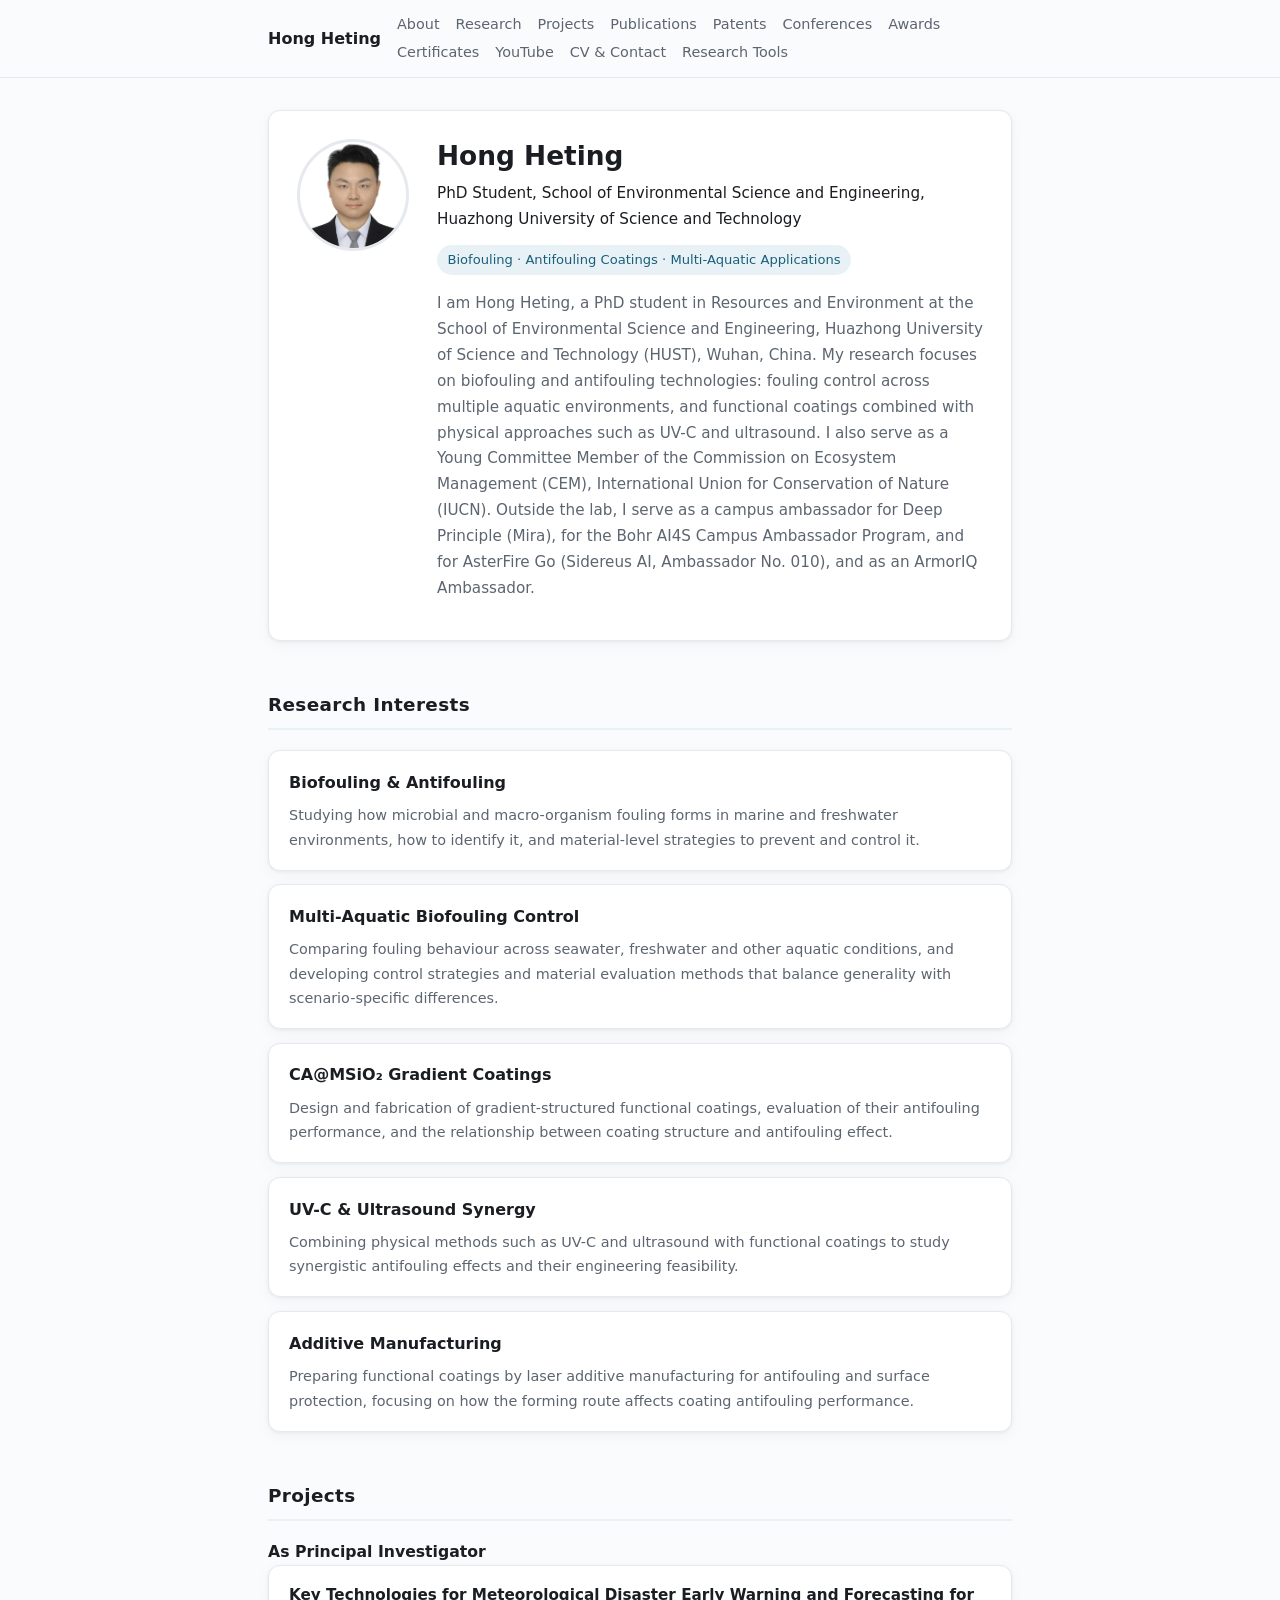
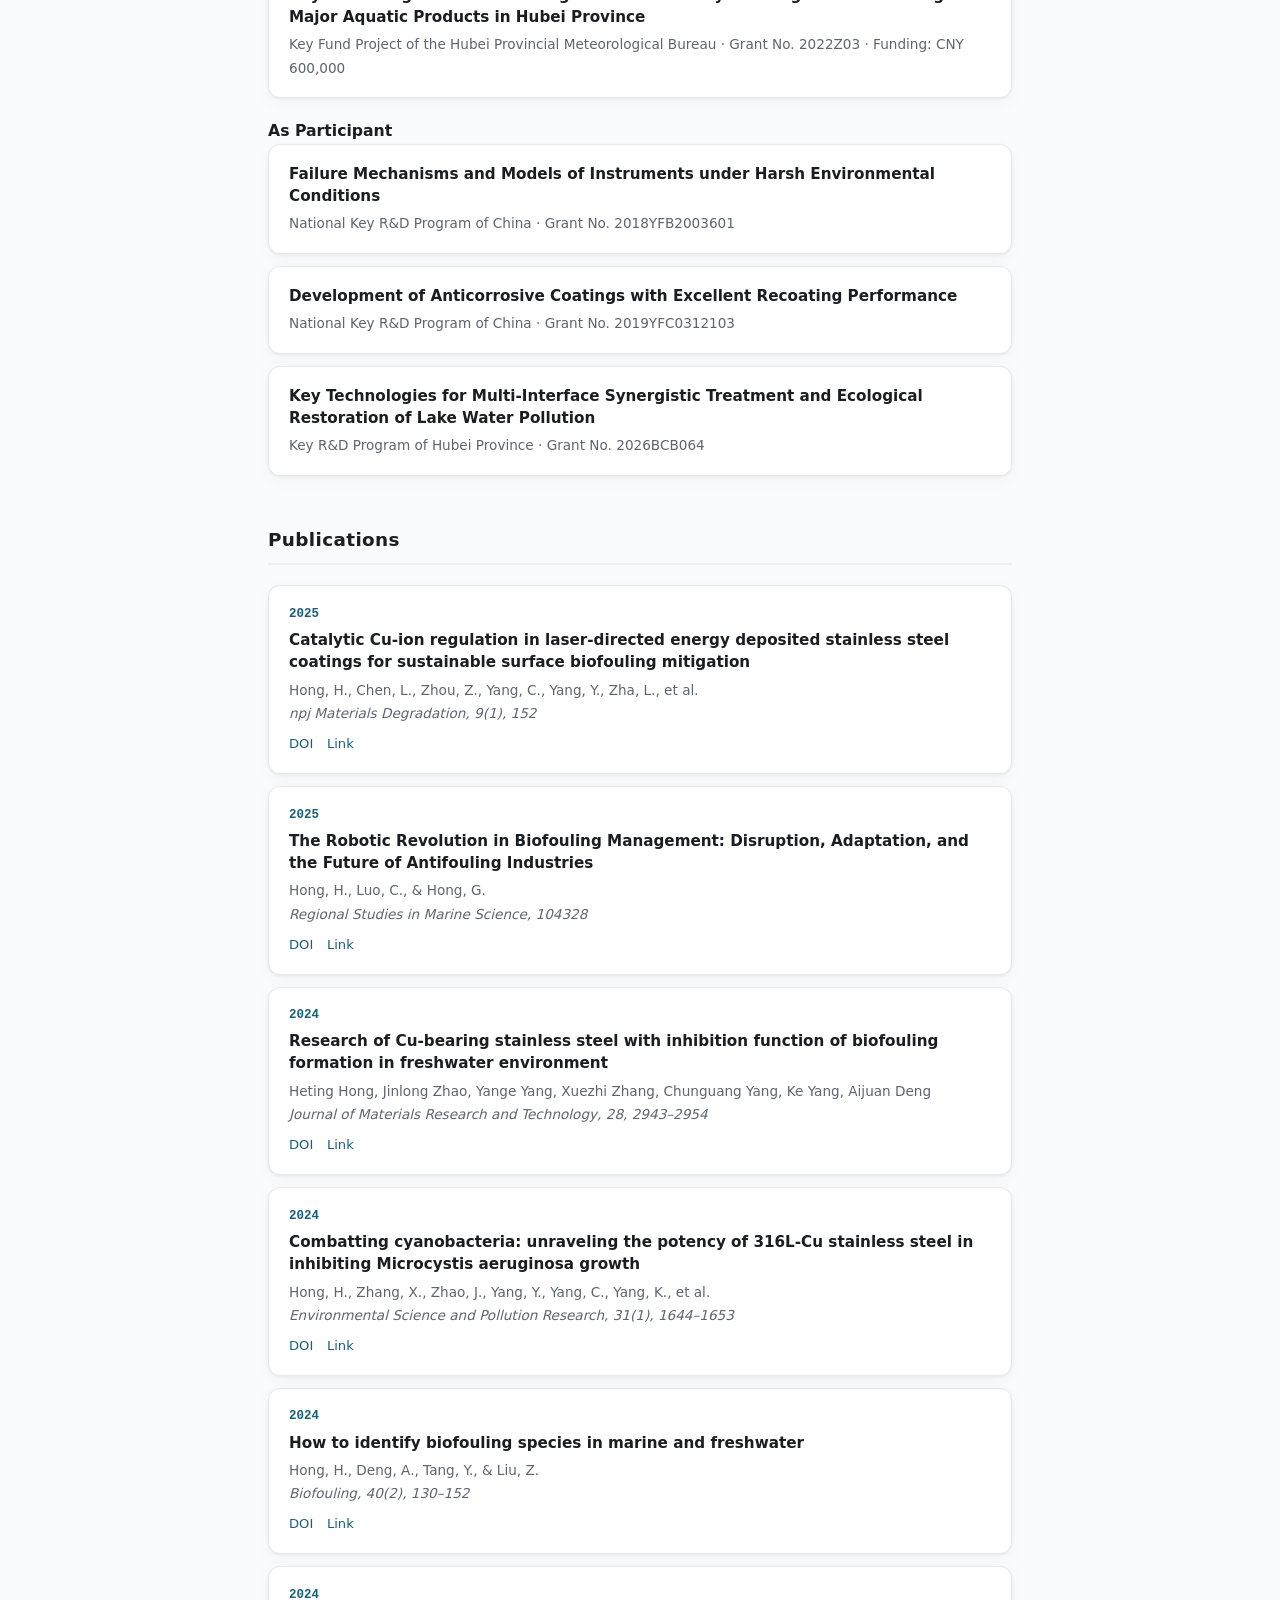
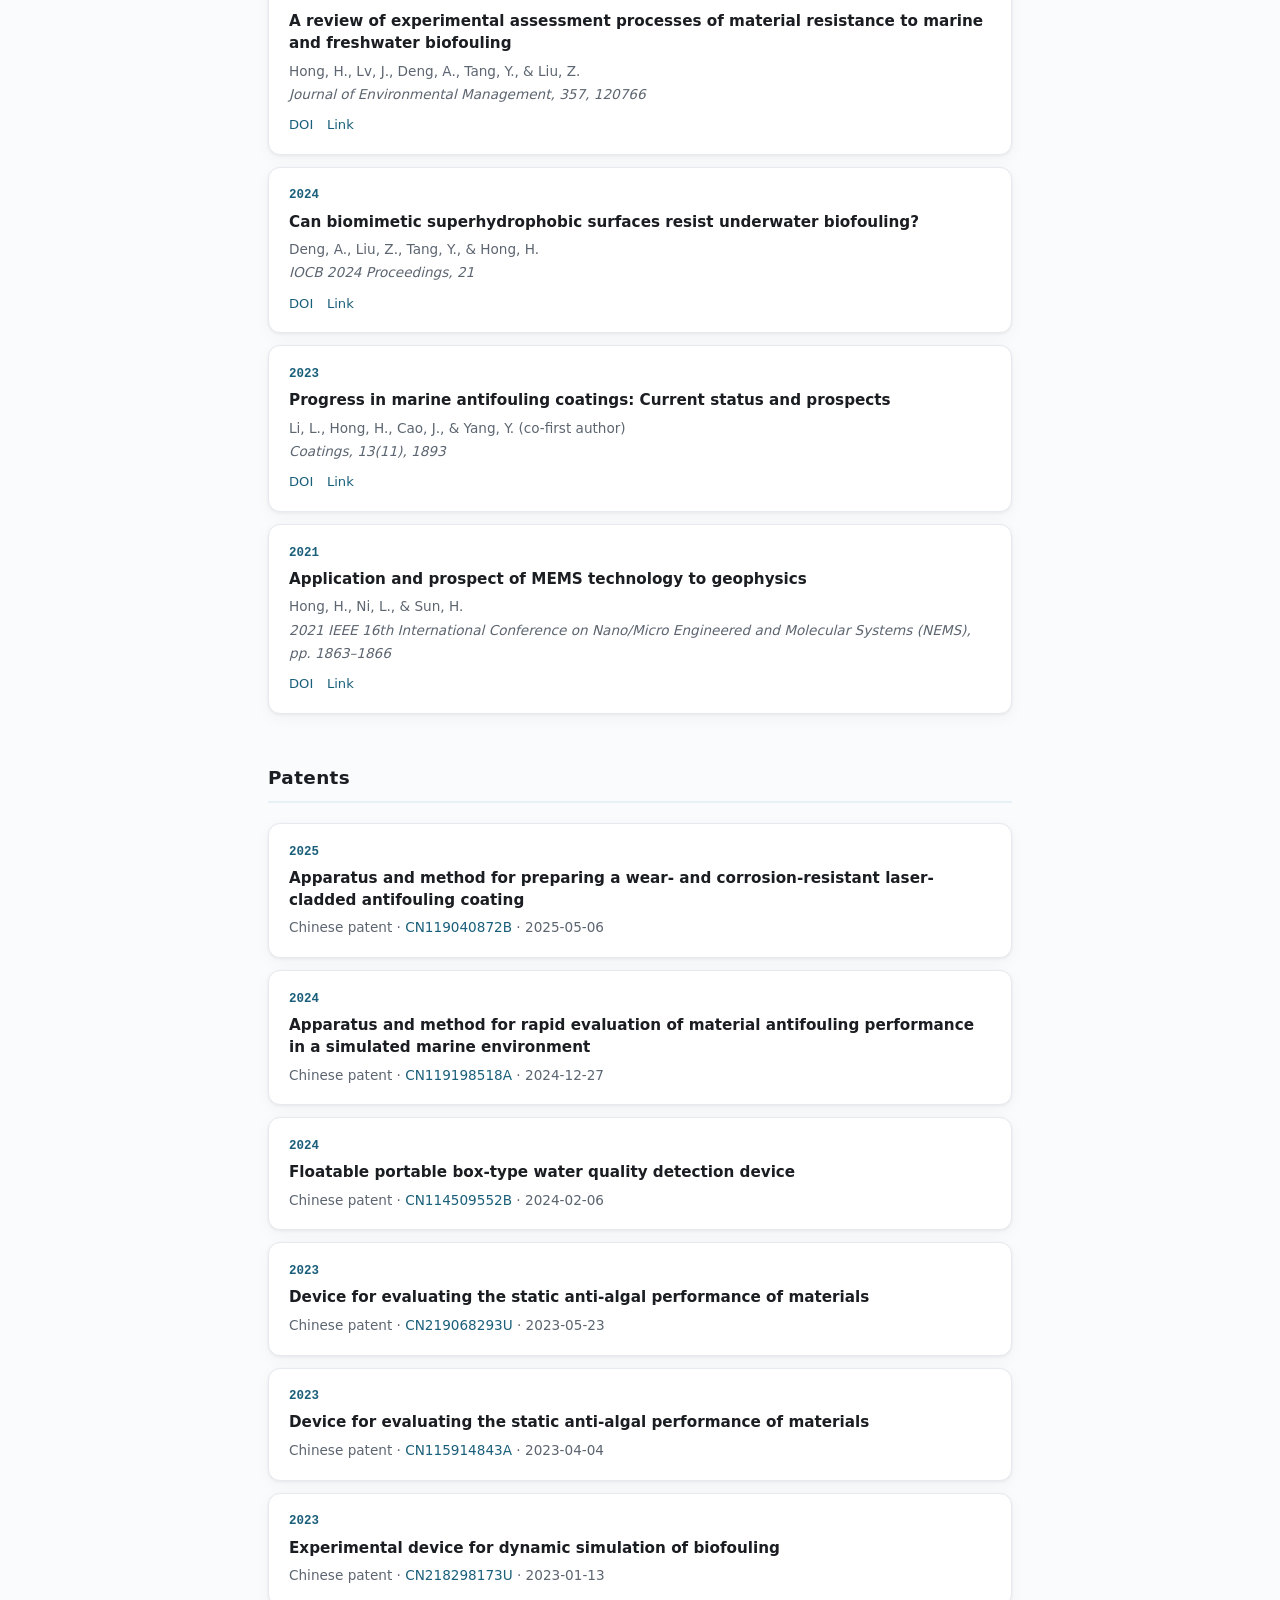
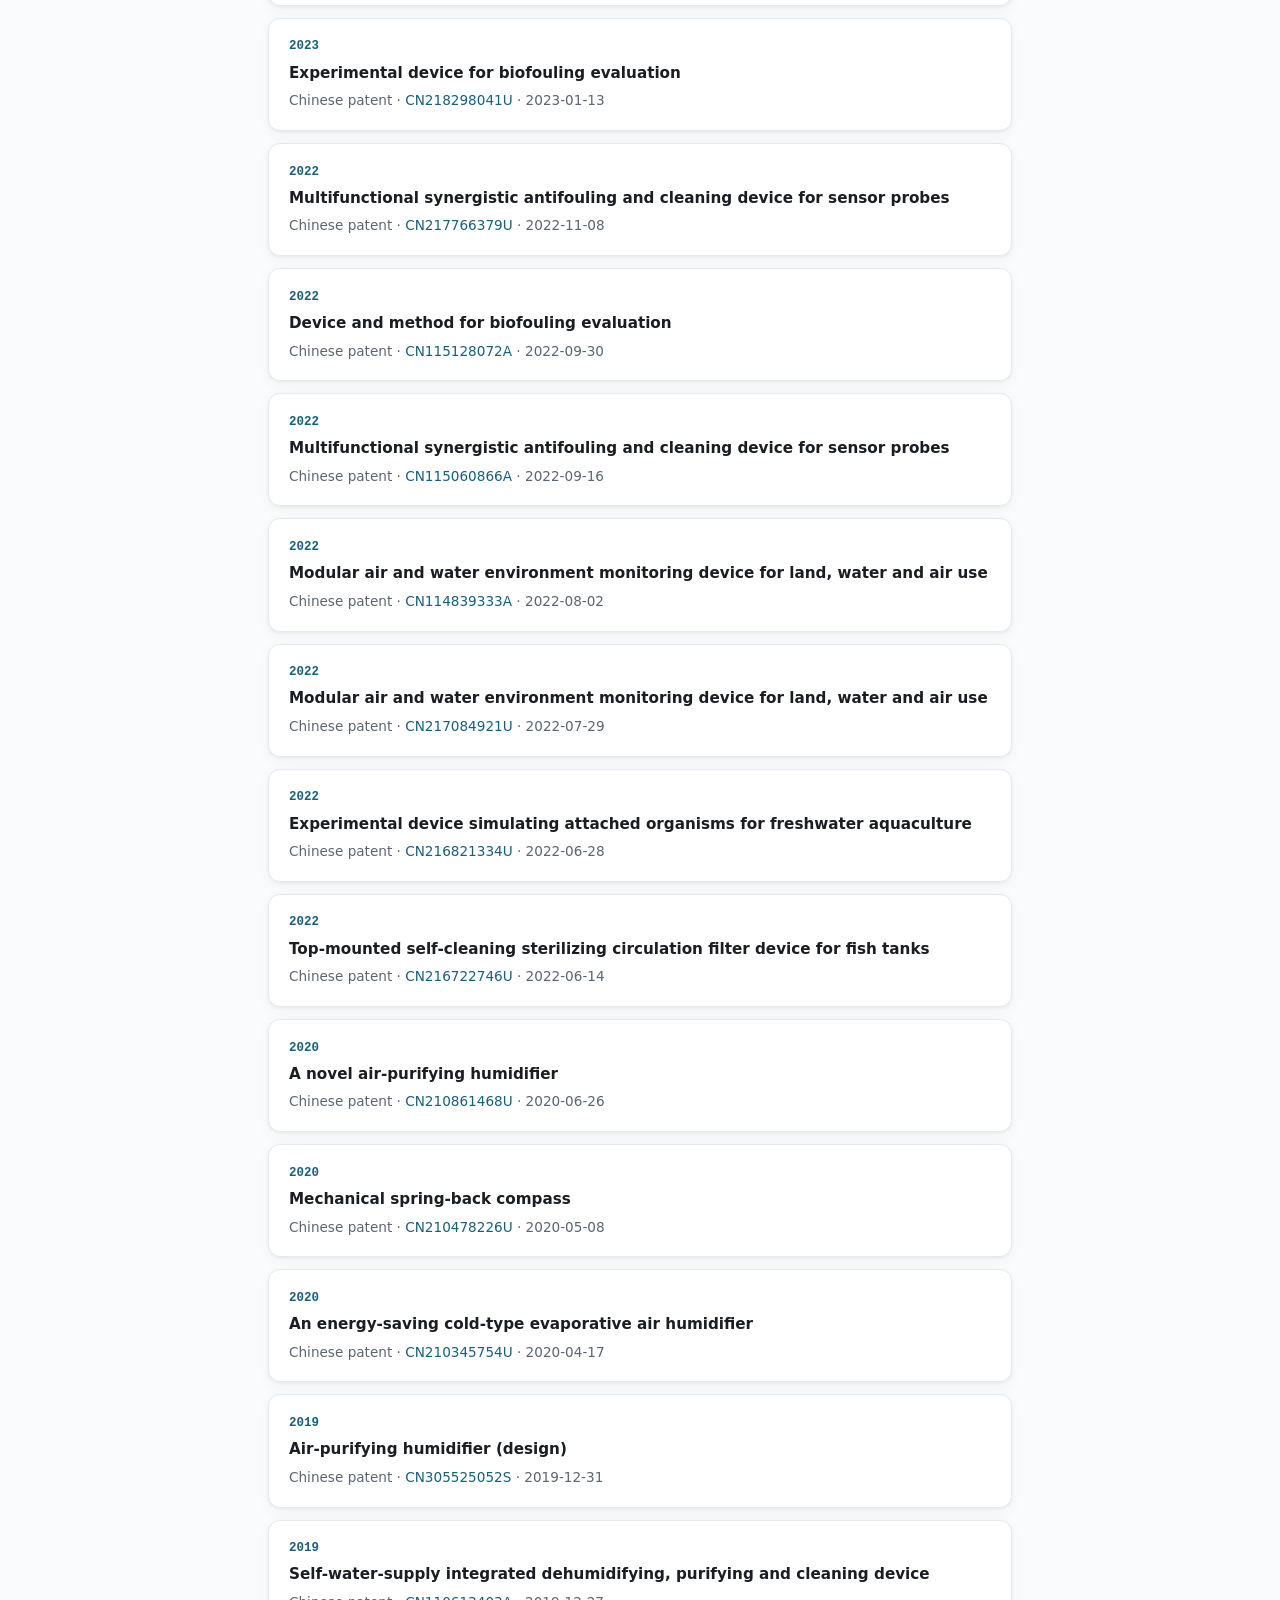
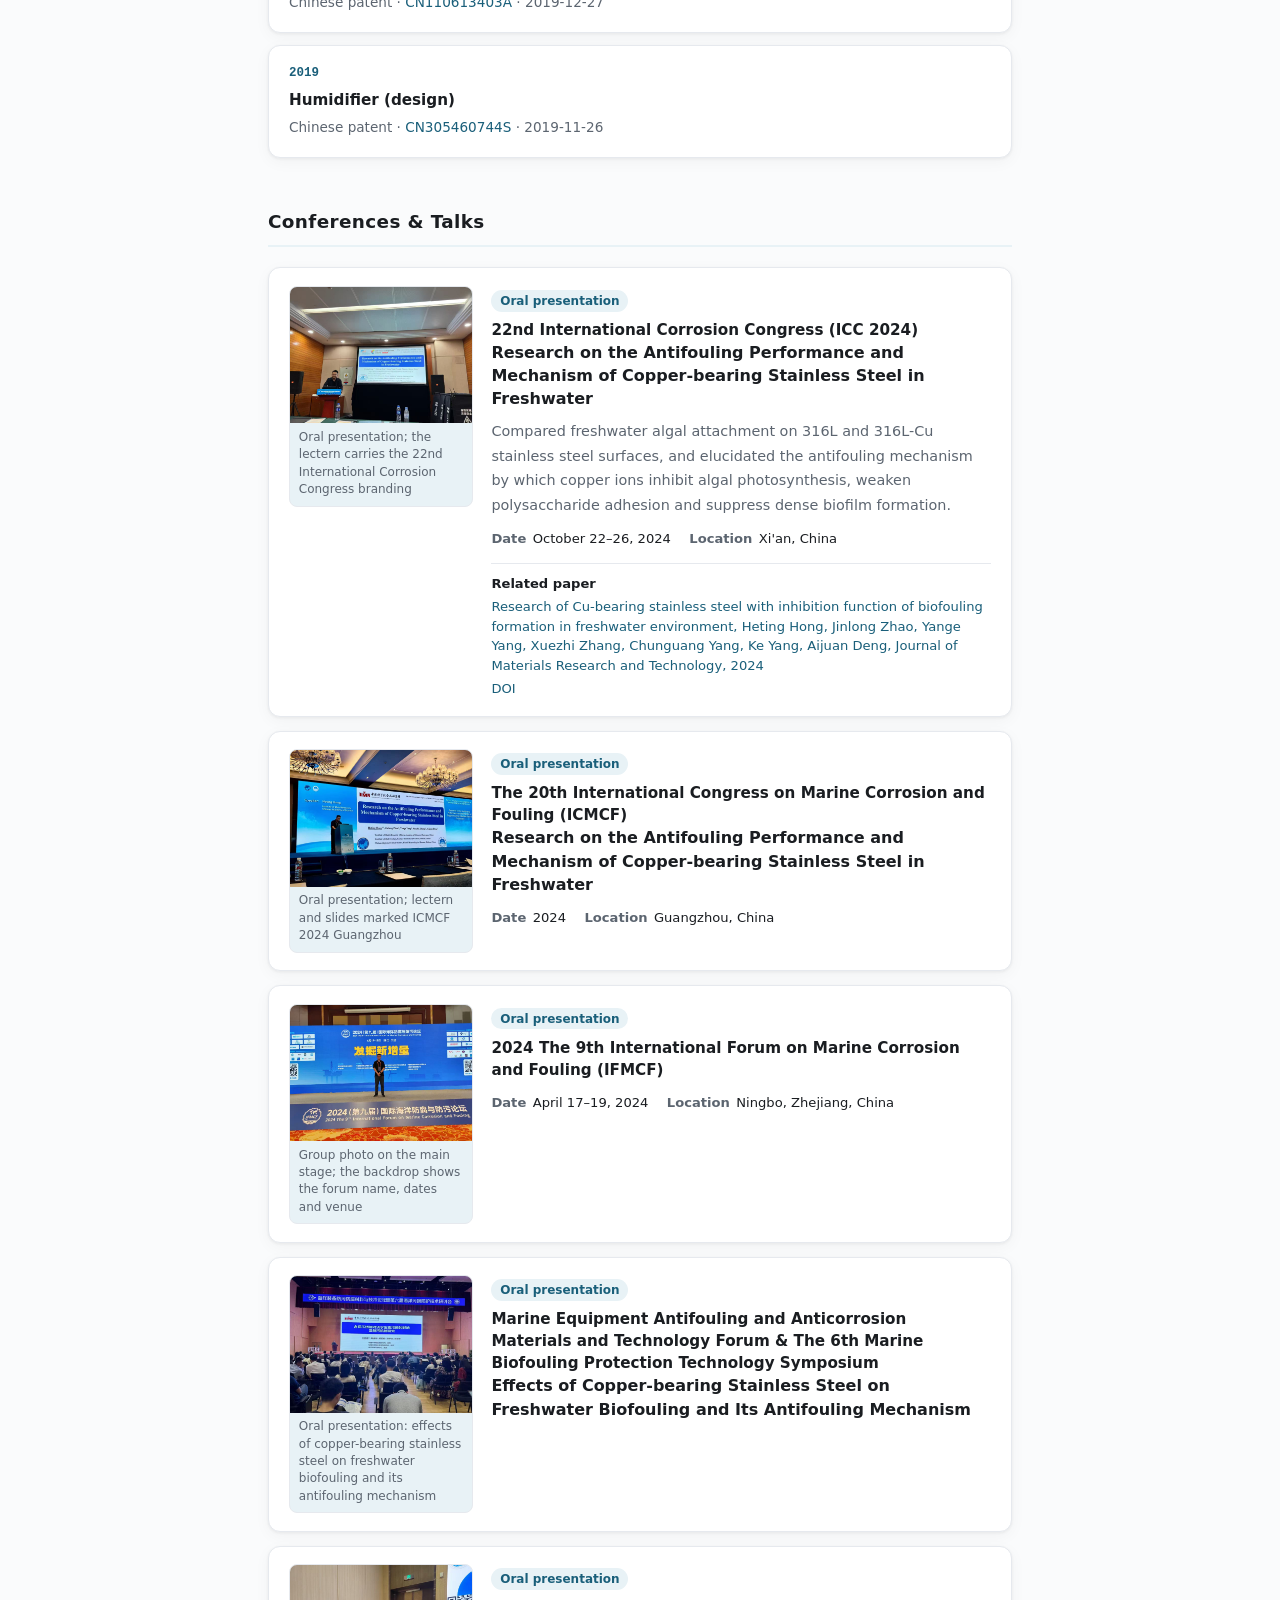
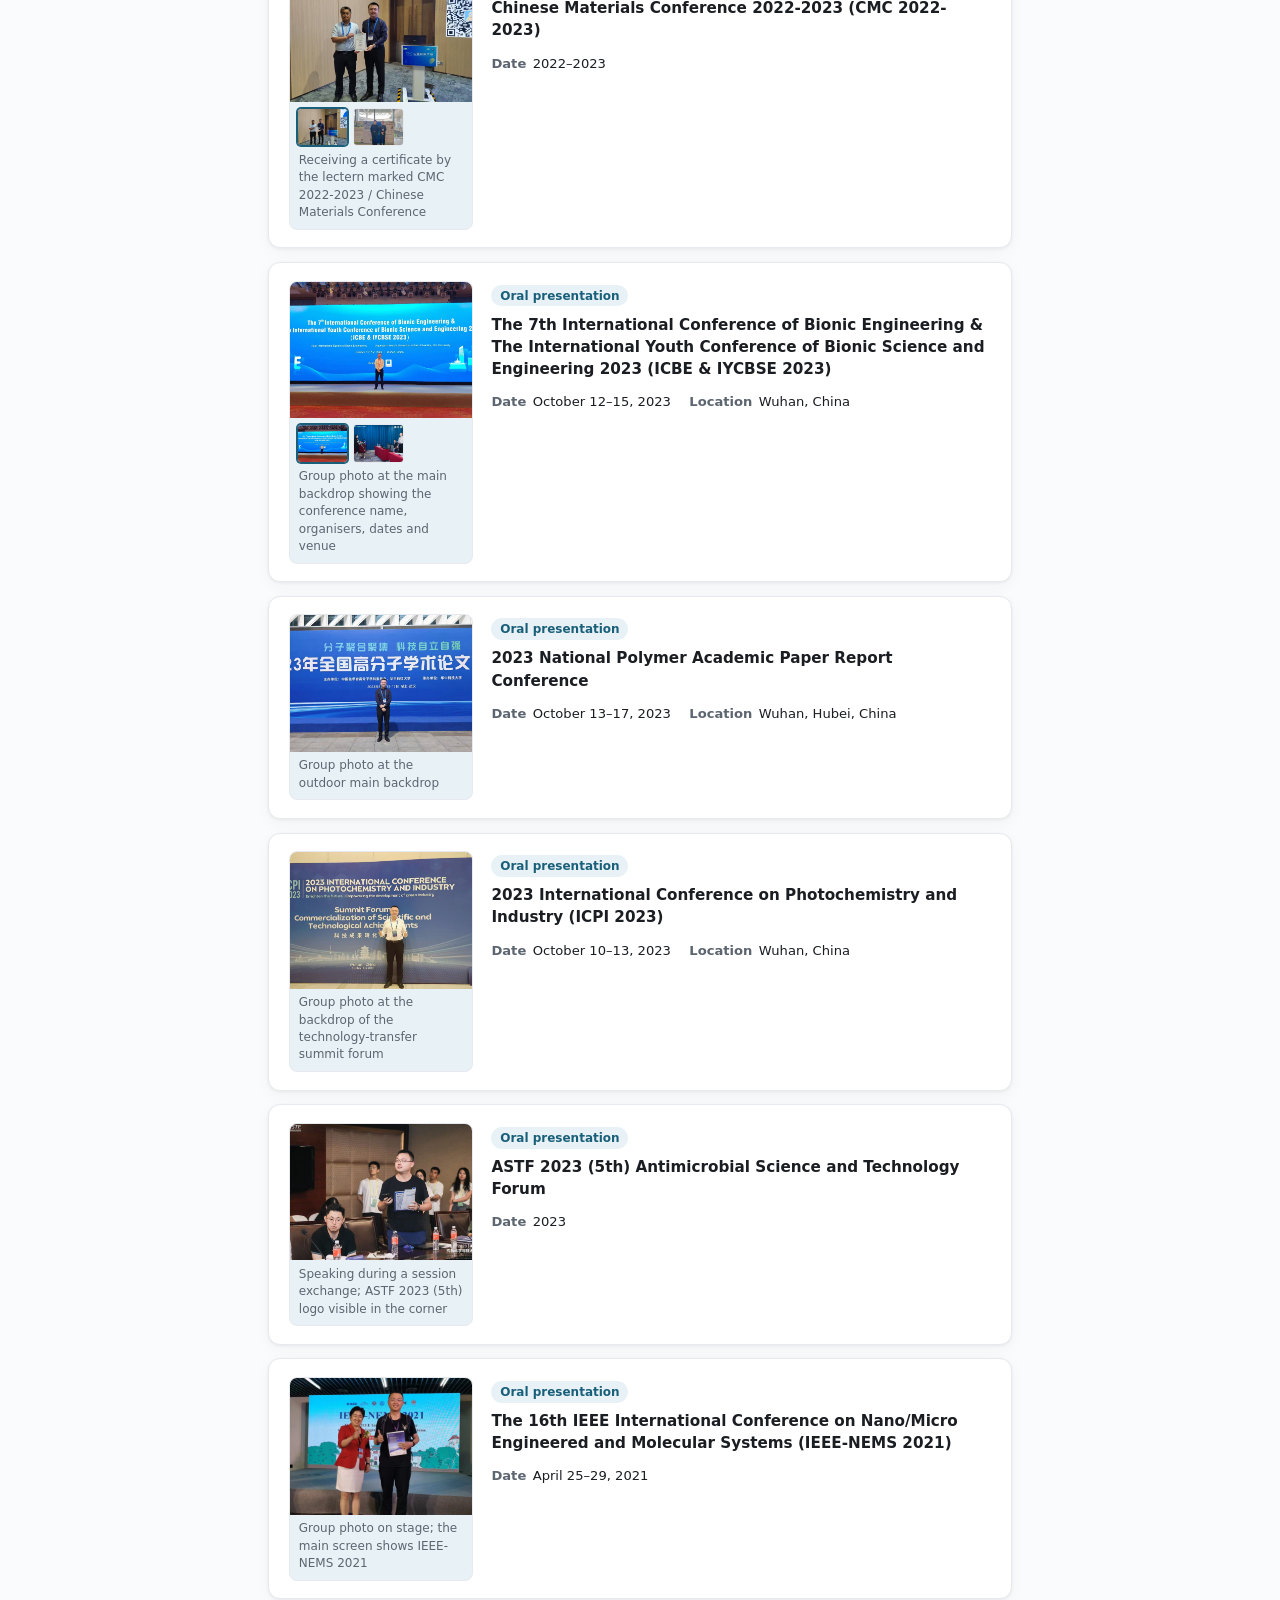
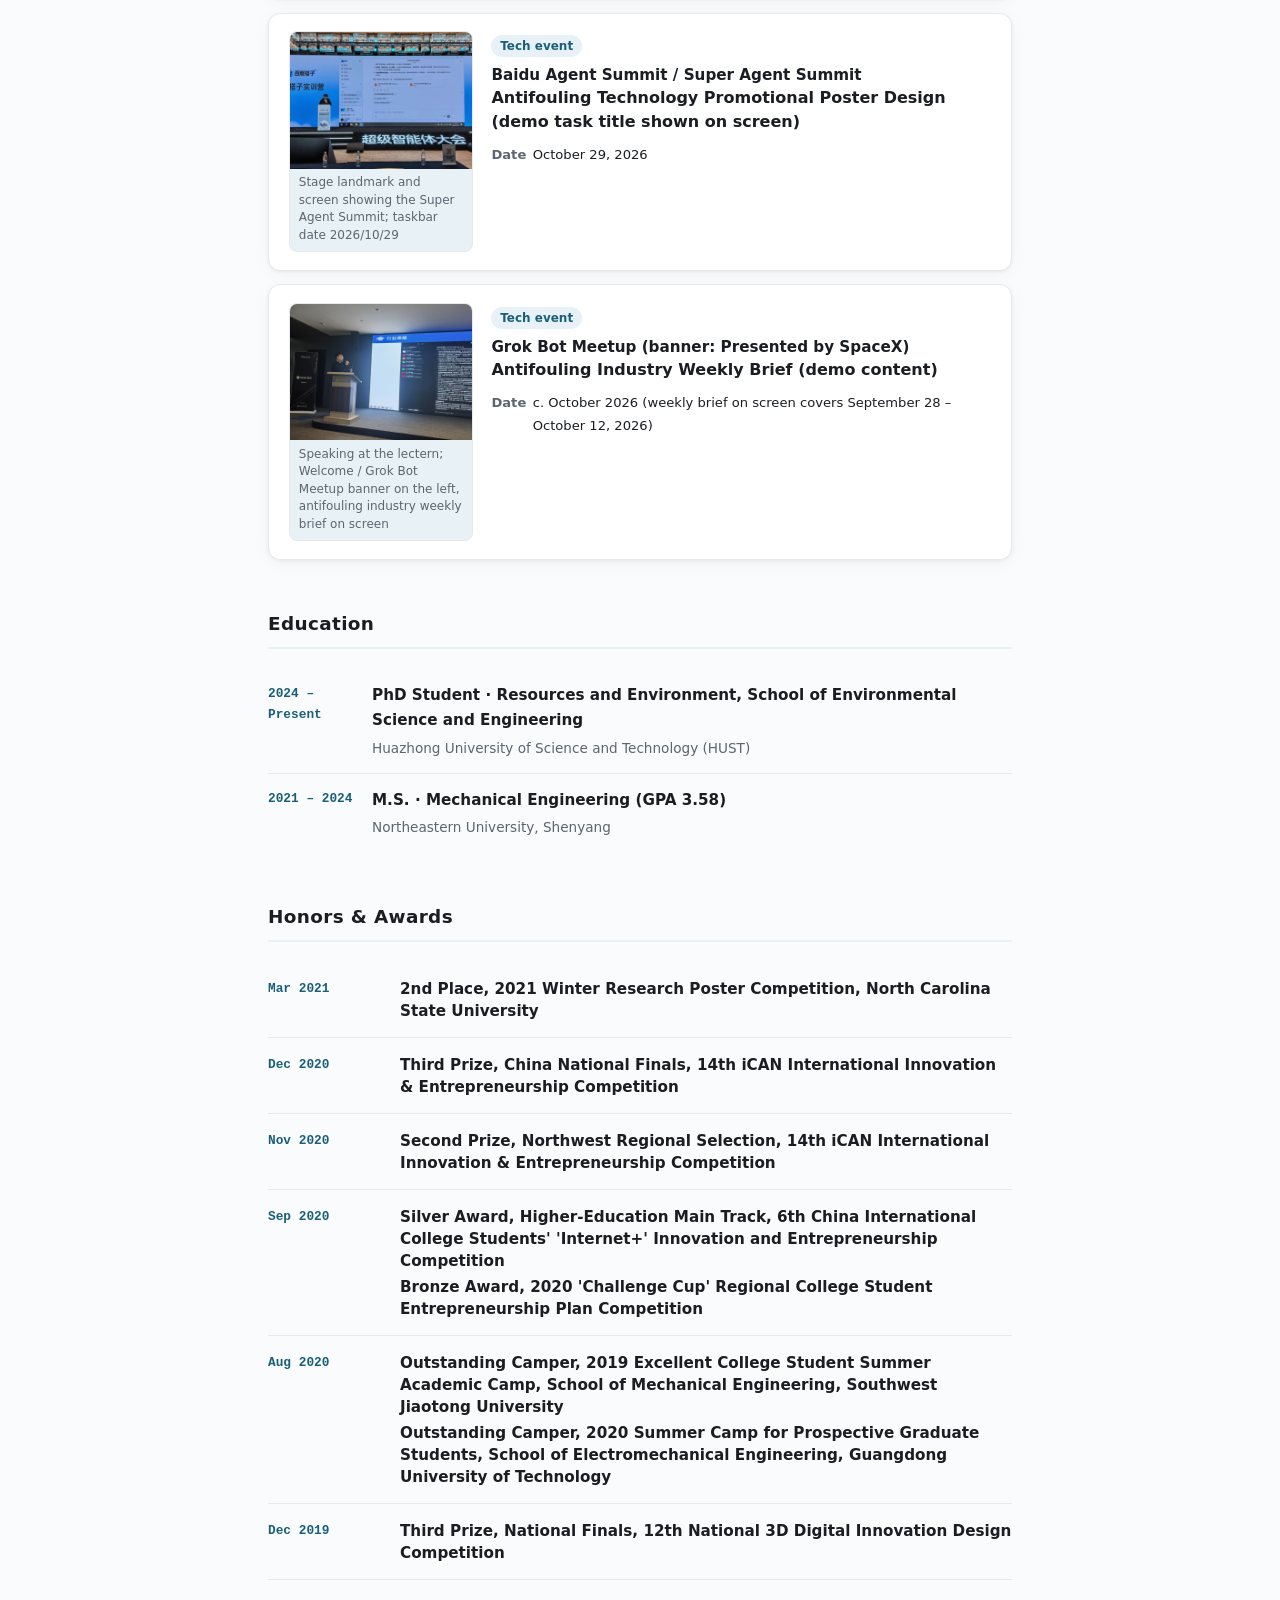
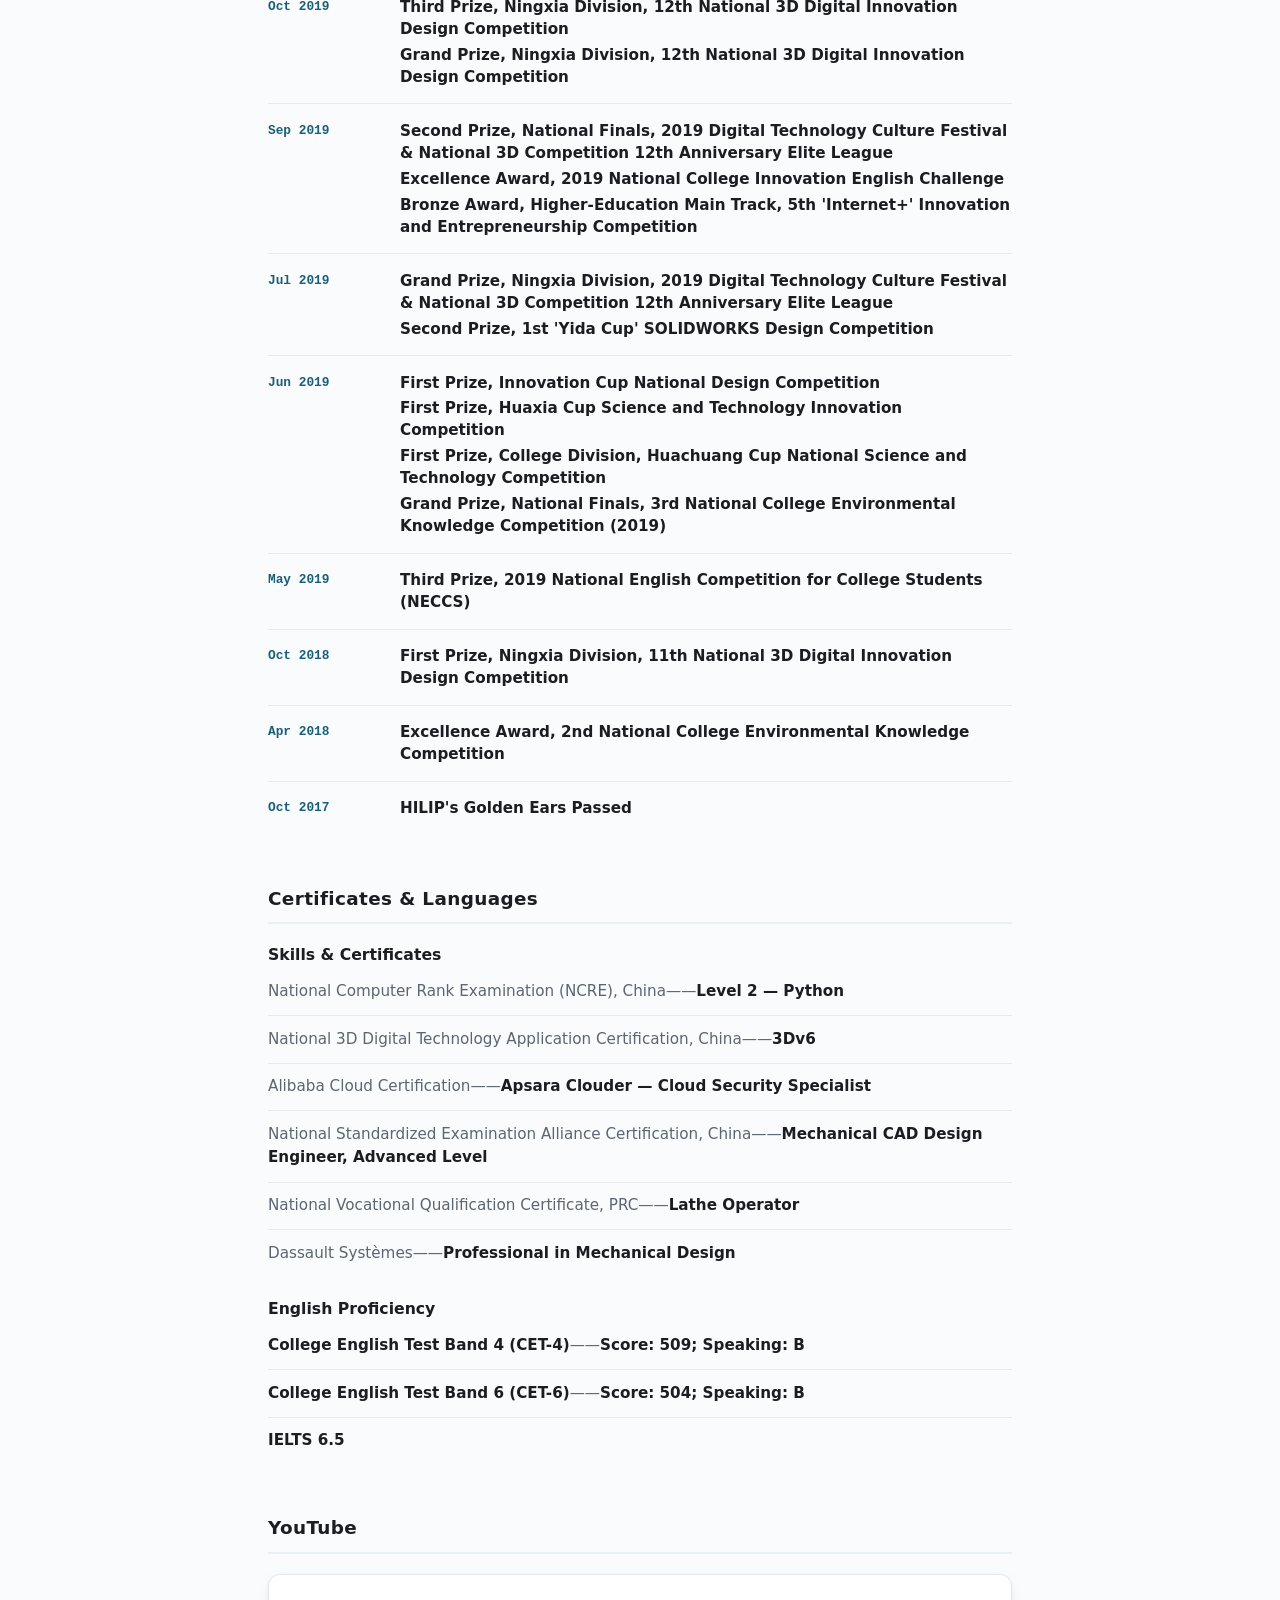
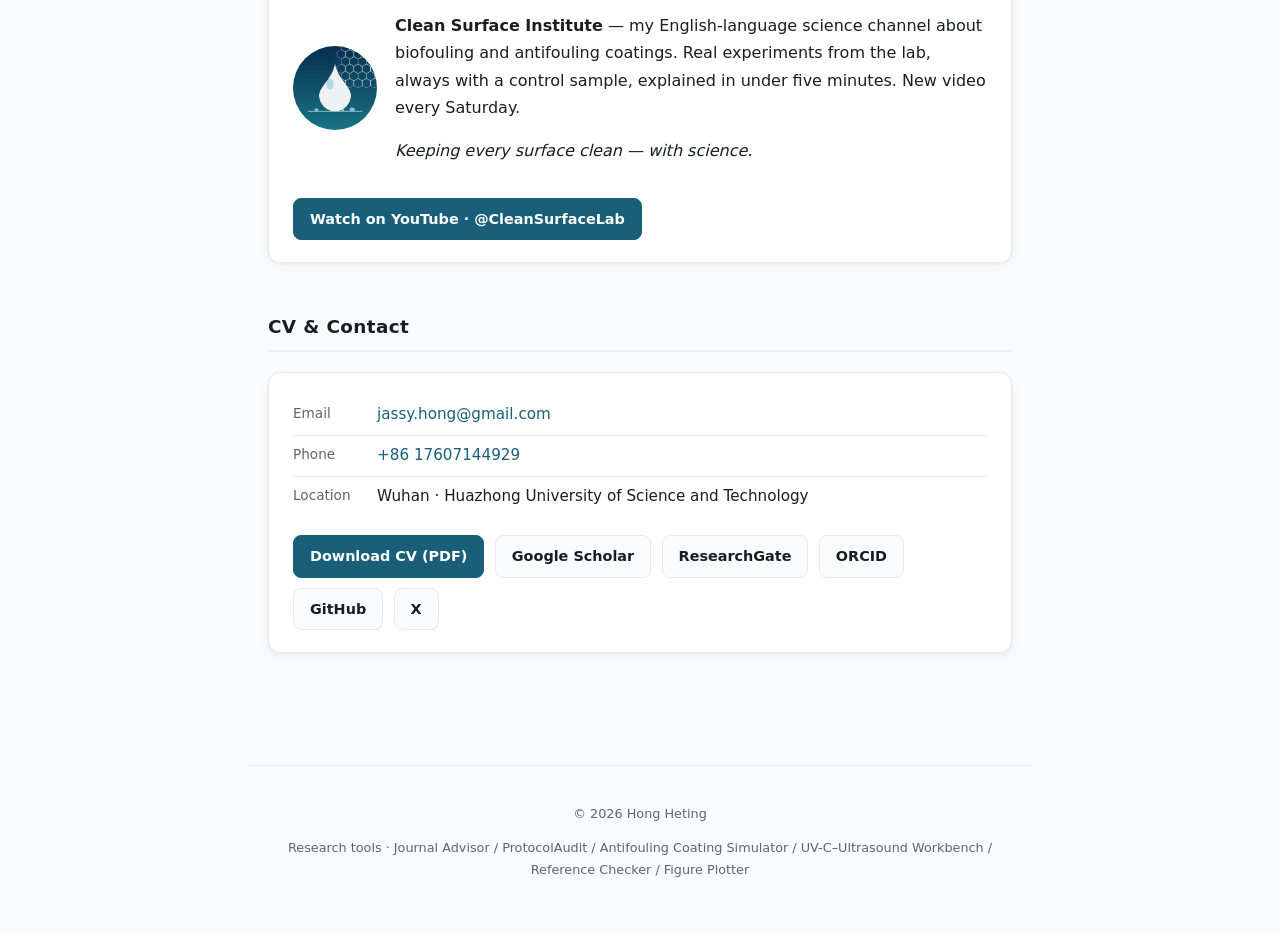
<file: index.html>
<!DOCTYPE html>
<html lang="en">
<head>
  <meta charset="UTF-8" />
  <meta name="viewport" content="width=device-width, initial-scale=1" />
  <meta name="description" content="Hong Heting — PhD student at the School of Environmental Science and Engineering, Huazhong University of Science and Technology. Research on biofouling and antifouling coatings." />
  <title>Hong Heting · Academic Homepage</title>
  <link rel="stylesheet" href="css/style.css?v=20261126a" />
</head>
<body>
  <a class="skip-link" href="#main">Skip to content</a>

  
  <header class="site-header">
    <div class="nav-inner">
      <a class="nav-brand" href="#top" id="nav-brand">Hong Heting</a>
      <nav aria-label="Site navigation">
        <ul class="nav-links">
          <li><a href="#about">About</a></li>
          <li><a href="#research">Research</a></li>
          <li><a href="#projects">Projects</a></li>
          <li><a href="#publications">Publications</a></li>
          <li><a href="#patents">Patents</a></li>
          <li><a href="#conferences">Conferences</a></li>
          <li><a href="#awards">Awards</a></li>
          <li><a href="#credentials">Certificates</a></li>
          <li><a href="#media">YouTube</a></li>
          <li><a href="#cv-contact">CV & Contact</a></li>
          <li><a href="tools.html">Research Tools</a></li>
        </ul>
      </nav>
    </div>
  </header>

  <main id="main">
    
    
    <section class="hero" id="top" aria-labelledby="name-zh">
      <div class="avatar-wrap">
        <img id="avatar" src="assets/avatar.jpg" alt="Hong Heting" width="112" height="112" />
      </div>
      <div class="hero-text" id="about">
        <h1 id="name-zh">Hong Heting</h1>
        <p class="name-en" id="name-en">Hong Heting</p>
        <p class="title" id="title-zh">PhD Student, School of Environmental Science and Engineering, Huazhong University of Science and Technology</p>
        <p class="title-en" id="title-en"></p>
        <div class="tagline" id="tagline"></div>
        <p class="bio" id="bio-zh"></p>
        <p class="bio bio-en" id="bio-en"></p>
      </div>
    </section>

    
    <section id="research" aria-labelledby="research-title">
      <h2 class="section-title" id="research-title">
        Research Interests
      </h2>
      <div class="interest-grid" id="interest-list">
        
      </div>
    </section>

    
    <section id="projects" aria-labelledby="projects-title">
      <h2 class="section-title" id="projects-title">
        Projects
      </h2>
      <h3 class="subsection-title">As Principal Investigator</h3>
      <ul class="pub-list" id="project-hosted-list">
      </ul>
      <h3 class="subsection-title">As Participant</h3>
      <ul class="pub-list" id="project-participated-list">
      </ul>
    </section>

    <section id="publications" aria-labelledby="pub-title">
      <h2 class="section-title" id="pub-title">
        Publications
      </h2>
      <ul class="pub-list" id="pub-list">
        
      </ul>
    </section>

    
    <section id="patents" aria-labelledby="patent-title">
      <h2 class="section-title" id="patent-title">
        Patents
      </h2>
      <ul class="pub-list" id="patent-list">
        
      </ul>
    </section>

    
    <section id="conferences" aria-labelledby="conf-title">
      <h2 class="section-title" id="conf-title">
        Conferences &amp; Talks
      </h2>
      <div class="talk-list" id="talk-list">
        
      </div>
    </section>

    
    <section id="education" aria-labelledby="edu-title">
      <h2 class="section-title" id="edu-title">
        Education
      </h2>
      <ul class="edu-list" id="edu-list"></ul>
    </section>

    
    <section id="awards" aria-labelledby="award-title">
      <h2 class="section-title" id="award-title">
        Honors &amp; Awards
      </h2>
      <ul class="award-list" id="award-list">
        
      </ul>
    </section>

    
    <section id="credentials" aria-labelledby="credentials-title">
      <h2 class="section-title" id="credentials-title">
        Certificates &amp; Languages
      </h2>
      <h3 class="subsection-title" id="certs-title">Skills & Certificates</h3>
      <ul class="credential-list" id="certificate-list">
        
      </ul>
      <h3 class="subsection-title" id="english-title">English Proficiency</h3>
      <ul class="credential-list" id="english-list">
        
      </ul>
    </section>

    
    <section id="media" aria-labelledby="media-title">
      <h2 class="section-title" id="media-title">
        YouTube
      </h2>
      <div class="contact-card">
        <div class="media-flex">
          <img class="media-logo" src="assets/youtube-logo.png" alt="Clean Surface Institute channel logo" width="84" height="84" />
          <div>
            <p><strong>Clean Surface Institute</strong> — my English-language science channel about biofouling and antifouling coatings. Real experiments from the lab, always with a control sample, explained in under five minutes. New video every Saturday.</p>
            <p><em>Keeping every surface clean — with science.</em></p>
          </div>
        </div>
        <div class="contact-actions">
          <a class="btn btn-primary is-disabled" id="link-youtube" href="#" aria-disabled="true" target="_blank" rel="noopener noreferrer">Watch on YouTube · @CleanSurfaceLab</a>
        </div>
      </div>
    </section>

    <section id="cv-contact" aria-labelledby="contact-title">
      <h2 class="section-title" id="contact-title">
        CV &amp; Contact
      </h2>
      <div class="contact-card">
        <ul class="contact-list">
          <li>
            <span class="contact-label">Email</span>
            <a id="contact-email" href="mailto:jassy.hong@gmail.com">jassy.hong@gmail.com</a>
          </li>
          <li id="contact-phone-item">
            <span class="contact-label">Phone</span>
            <a id="contact-phone" href="tel:+8617607144929">+86 17607144929</a>
          </li>
          <li>
            <span class="contact-label">Location</span>
            <span id="contact-location">Wuhan · Huazhong University of Science and Technology</span>
          </li>
        </ul>
        <div class="contact-actions">
          <a class="btn btn-primary is-disabled" id="link-cv" href="#" aria-disabled="true">Download CV (PDF)</a>
          <a class="btn is-disabled" id="link-scholar" href="#" aria-disabled="true" target="_blank" rel="noopener noreferrer">Google Scholar</a>
          <a class="btn is-disabled" id="link-researchgate" href="#" aria-disabled="true" target="_blank" rel="noopener noreferrer">ResearchGate</a>
          <a class="btn is-disabled" id="link-orcid" href="#" aria-disabled="true" target="_blank" rel="noopener noreferrer">ORCID</a>
          <a class="btn is-disabled" id="link-github" href="#" aria-disabled="true" target="_blank" rel="noopener noreferrer">GitHub</a>
          <a class="btn is-disabled" id="link-x" href="#" aria-disabled="true" target="_blank" rel="noopener noreferrer">X</a>
        </div>
      </div>
    </section>
  </main>

  <footer class="site-footer">
    <p>© <span id="footer-year"></span> <span id="footer-name">Hong Heting</span></p>
    <p id="footer-note"></p>
  </footer>

  
  <script src="js/content.js?v=20261126a"></script>
  <script src="js/main.js?v=20261126a"></script>
</body>
</html>
</file>
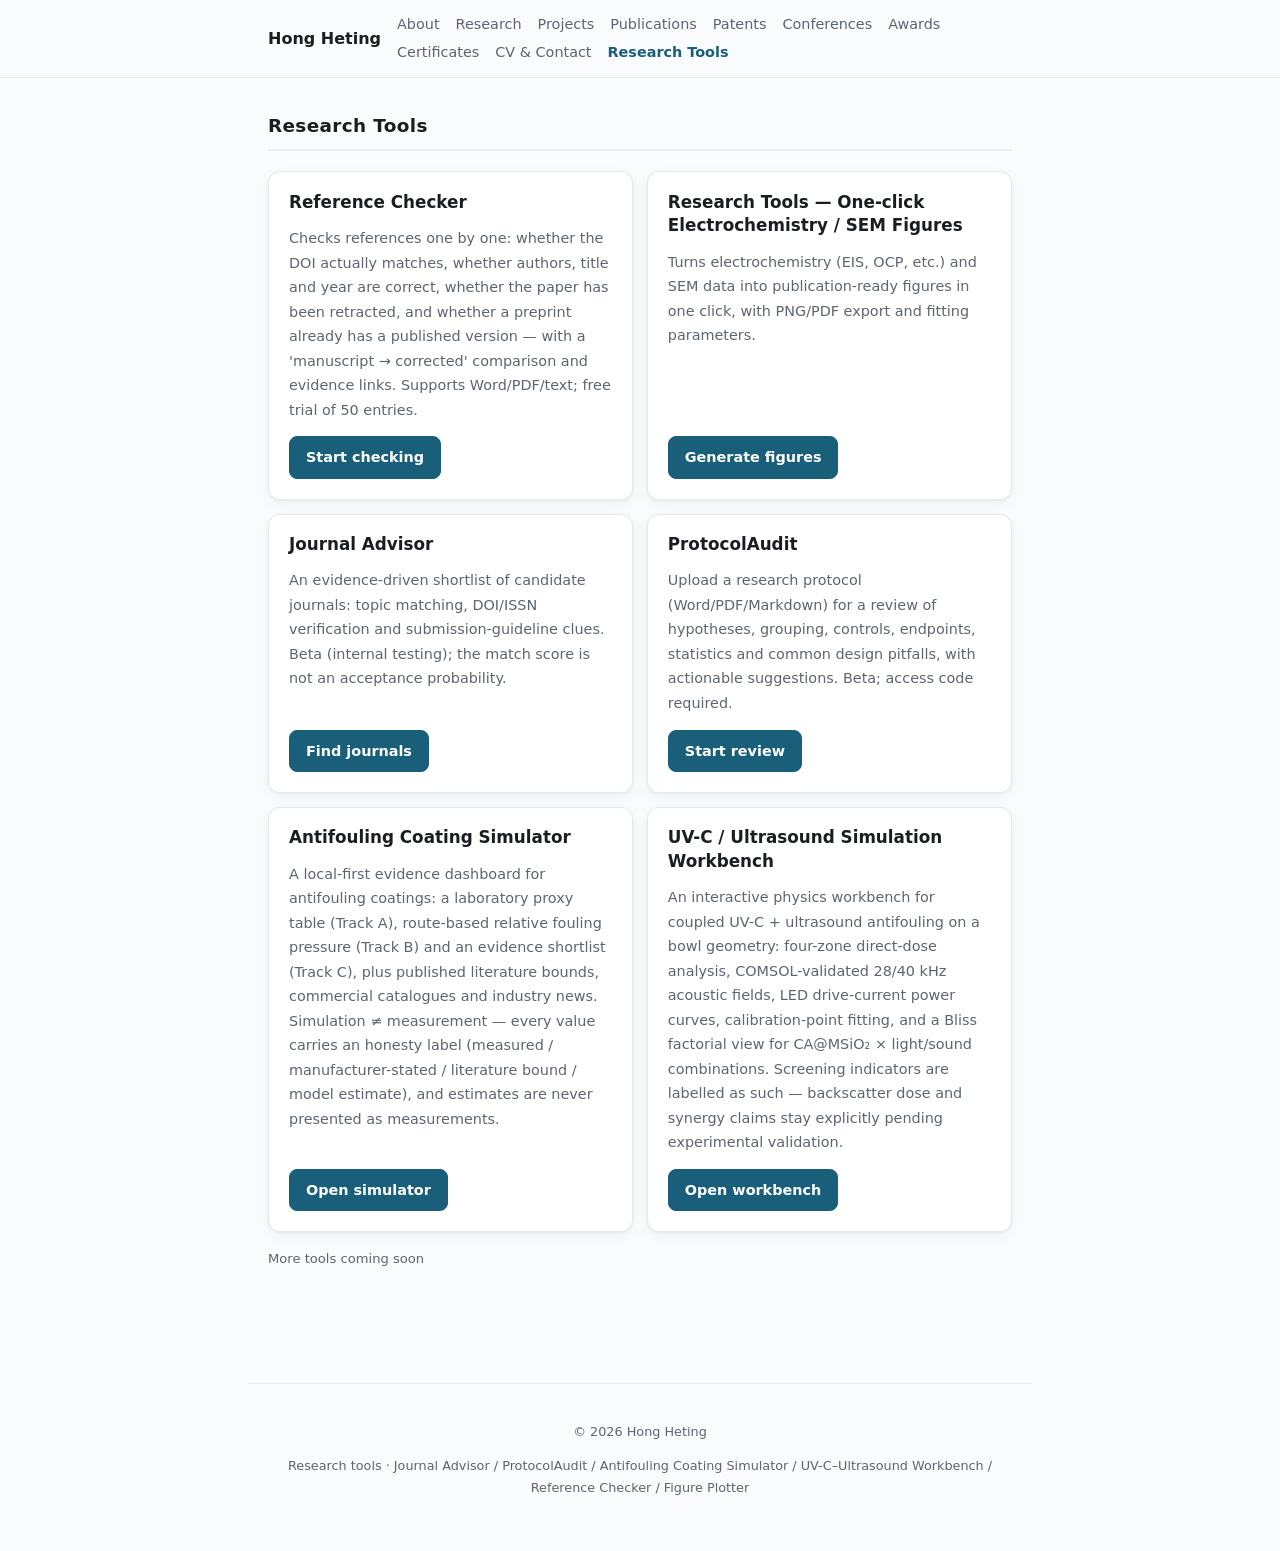
<file: tools.html>
<!DOCTYPE html>
<html lang="en">
<head>
  <meta charset="UTF-8" />
  <meta name="viewport" content="width=device-width, initial-scale=1" />
  <meta name="description" content="Research tools by Hong Heting: reference checking, journal selection, protocol review, coating simulation and figure plotting." />
  <title>Research Tools · Hong Heting</title>
  <link rel="stylesheet" href="css/style.css?v=20261126a" />
</head>
<body data-page="tools">
  <a class="skip-link" href="#main">Skip to content</a>

  <header class="site-header">
    <div class="nav-inner">
      <a class="nav-brand" href="index.html" id="nav-brand">Hong Heting</a>
      <nav aria-label="Site navigation">
        <ul class="nav-links">
          <li><a href="index.html#about">About</a></li>
          <li><a href="index.html#research">Research</a></li>
          <li><a href="index.html#projects">Projects</a></li>
          <li><a href="index.html#publications">Publications</a></li>
          <li><a href="index.html#patents">Patents</a></li>
          <li><a href="index.html#conferences">Conferences</a></li>
          <li><a href="index.html#awards">Awards</a></li>
          <li><a href="index.html#credentials">Certificates</a></li>
          <li><a href="index.html#cv-contact">CV & Contact</a></li>
          <li><a href="tools.html" aria-current="page">Research Tools</a></li>
        </ul>
      </nav>
    </div>
  </header>

  <main id="main">
    <section id="tools" aria-labelledby="tools-title">
      <h2 class="section-title" id="tools-title">
        Research Tools
      </h2>
      <div class="tool-grid" id="tool-list">
        
      </div>
      <p class="tools-note" id="tools-note" hidden></p>
    </section>
  </main>

  <footer class="site-footer">
    <p>© <span id="footer-year"></span> <span id="footer-name">Hong Heting</span></p>
    <p id="footer-note"></p>
  </footer>

  <script src="js/content.js?v=20261126a"></script>
  <script src="js/main.js?v=20261126a"></script>
</body>
</html>
</file>
<file: css/style.css>
/* Academic homepage — clean, readable, mobile-friendly */
:root {
  --bg: #fafbfc;
  --surface: #ffffff;
  --text: #1a1d21;
  --muted: #5c6570;
  --border: #e6e9ee;
  --accent: #1a5f7a;
  --accent-soft: #e8f2f6;
  --radius: 12px;
  --shadow: 0 1px 3px rgba(26, 29, 33, 0.06), 0 4px 16px rgba(26, 29, 33, 0.04);
  --max: 720px;
  --font: "Noto Sans SC", "PingFang SC", "Microsoft YaHei", system-ui, -apple-system, sans-serif;
  --font-mono: ui-monospace, "SF Mono", Menlo, Consolas, monospace;
}

*,
*::before,
*::after {
  box-sizing: border-box;
}

html {
  scroll-behavior: smooth;
}

body {
  margin: 0;
  font-family: var(--font);
  font-size: 16px;
  line-height: 1.7;
  color: var(--text);
  background: var(--bg);
  -webkit-font-smoothing: antialiased;
}

a {
  color: var(--accent);
  text-decoration: none;
}
a:hover {
  text-decoration: underline;
}

img {
  max-width: 100%;
  height: auto;
  display: block;
}

.skip-link {
  position: absolute;
  left: -9999px;
  top: 0;
  background: var(--accent);
  color: #fff;
  padding: 0.5rem 1rem;
  z-index: 100;
}
.skip-link:focus {
  left: 0;
}

/* Nav */
.site-header {
  position: sticky;
  top: 0;
  z-index: 50;
  background: rgba(250, 251, 252, 0.92);
  backdrop-filter: blur(10px);
  border-bottom: 1px solid var(--border);
}

.nav-inner {
  max-width: calc(var(--max) + 4rem);
  margin: 0 auto;
  padding: 0.75rem 1.25rem;
  display: flex;
  align-items: center;
  justify-content: space-between;
  gap: 1rem;
}

.nav-brand {
  font-weight: 600;
  color: var(--text);
  text-decoration: none;
  white-space: nowrap;
}
.nav-brand:hover {
  text-decoration: none;
  color: var(--accent);
}

.nav-links {
  display: flex;
  flex-wrap: wrap;
  gap: 0.25rem 1rem;
  list-style: none;
  margin: 0;
  padding: 0;
  font-size: 0.9rem;
}
.nav-links a {
  color: var(--muted);
  text-decoration: none;
}
.nav-links a:hover,
.nav-links a[aria-current="page"] {
  color: var(--accent);
}
.nav-links a[aria-current="page"] {
  font-weight: 600;
}

/* Layout */
main {
  max-width: calc(var(--max) + 4rem);
  margin: 0 auto;
  padding: 2rem 1.25rem 4rem;
}

section {
  margin-bottom: 3rem;
  scroll-margin-top: 4rem;
}

.section-title {
  font-size: 1.15rem;
  font-weight: 650;
  letter-spacing: 0.02em;
  margin: 0 0 1.25rem;
  padding-bottom: 0.5rem;
  border-bottom: 2px solid var(--accent-soft);
  color: var(--text);
}
.section-title span.en {
  display: block;
  font-size: 0.75rem;
  font-weight: 500;
  color: var(--muted);
  letter-spacing: 0.04em;
  margin-top: 0.15rem;
  text-transform: uppercase;
}

/* Hero */
.hero {
  display: grid;
  grid-template-columns: auto 1fr;
  gap: 1.5rem 1.75rem;
  align-items: start;
  background: var(--surface);
  border: 1px solid var(--border);
  border-radius: var(--radius);
  padding: 1.75rem;
  box-shadow: var(--shadow);
  margin-bottom: 3rem;
}

.avatar-wrap {
  width: 112px;
  height: 112px;
  border-radius: 50%;
  overflow: hidden;
  background: var(--accent-soft);
  border: 3px solid var(--border);
  flex-shrink: 0;
}
.avatar-wrap img {
  width: 100%;
  height: 100%;
  object-fit: cover;
  /* 证件照上留白较多，略向上取景，避免圆形裁切切到头顶或只剩西装 */
  object-position: center 22%;
}

.hero-text h1 {
  margin: 0 0 0.25rem;
  font-size: 1.65rem;
  font-weight: 700;
  line-height: 1.3;
}
.hero-text .name-en {
  font-size: 1rem;
  font-weight: 500;
  color: var(--muted);
  margin: 0 0 0.5rem;
}
.hero-text .title {
  margin: 0 0 0.35rem;
  color: var(--text);
  font-size: 0.95rem;
}
.hero-text .title-en {
  margin: 0 0 0.75rem;
  color: var(--muted);
  font-size: 0.82rem;
  line-height: 1.5;
}
.tagline {
  display: inline-block;
  background: var(--accent-soft);
  color: var(--accent);
  font-size: 0.82rem;
  padding: 0.25rem 0.65rem;
  border-radius: 999px;
  margin-bottom: 1rem;
}
.bio {
  margin: 0;
  color: var(--muted);
  font-size: 0.95rem;
}
.bio + .bio-en {
  margin-top: 0.65rem;
  font-size: 0.85rem;
  color: var(--muted);
  font-style: italic;
}

.placeholder-hint {
  font-size: 0.75rem;
  color: #a05a00;
  background: #fff8e6;
  border: 1px dashed #e6c35c;
  padding: 0.35rem 0.6rem;
  border-radius: 6px;
  margin-top: 0.75rem;
}

/* Research cards */
.interest-grid {
  display: grid;
  gap: 0.85rem;
}

.interest-card {
  background: var(--surface);
  border: 1px solid var(--border);
  border-radius: var(--radius);
  padding: 1.1rem 1.25rem;
  box-shadow: var(--shadow);
}
.interest-card h3 {
  margin: 0 0 0.15rem;
  font-size: 1rem;
  font-weight: 600;
}
.interest-card .en-label {
  font-size: 0.78rem;
  color: var(--accent);
  margin-bottom: 0.45rem;
}
.interest-card p {
  margin: 0;
  font-size: 0.9rem;
  color: var(--muted);
}

/* Publications */
.pub-list {
  list-style: none;
  margin: 0;
  padding: 0;
}

.pub-item {
  background: var(--surface);
  border: 1px solid var(--border);
  border-radius: var(--radius);
  padding: 1.1rem 1.25rem;
  margin-bottom: 0.75rem;
  box-shadow: var(--shadow);
}
.pub-item .year {
  font-family: var(--font-mono);
  font-size: 0.78rem;
  color: var(--accent);
  font-weight: 600;
  margin-bottom: 0.25rem;
}
.pub-item .pub-title {
  font-weight: 600;
  margin: 0 0 0.35rem;
  font-size: 0.95rem;
  line-height: 1.45;
}
.pub-item .authors,
.pub-item .venue {
  margin: 0;
  font-size: 0.85rem;
  color: var(--muted);
}
.pub-item .venue {
  font-style: italic;
}
.pub-links {
  margin-top: 0.5rem;
  display: flex;
  flex-wrap: wrap;
  gap: 0.5rem 0.85rem;
  font-size: 0.82rem;
}
.pub-note {
  margin-top: 0.5rem;
  font-size: 0.75rem;
  color: #a05a00;
}
.is-pending {
  color: #a05a00;
}

/* Conferences & talks */
.talk-list {
  display: grid;
  gap: 0.85rem;
}

.talk-card {
  display: grid;
  grid-template-columns: 11.5rem minmax(0, 1fr);
  gap: 1rem 1.15rem;
  align-items: start;
  background: var(--surface);
  border: 1px solid var(--border);
  border-radius: var(--radius);
  padding: 1.1rem 1.25rem;
  box-shadow: var(--shadow);
}
.talk-card--no-photo {
  grid-template-columns: minmax(0, 1fr);
}

.talk-photo {
  margin: 0;
  border-radius: 8px;
  overflow: hidden;
  background: var(--accent-soft);
  border: 1px solid var(--border);
}
.talk-photo[hidden] {
  display: none;
}
.talk-photo img {
  width: 100%;
  aspect-ratio: 4 / 3;
  object-fit: cover;
  background: var(--accent-soft);
}
.talk-photo figcaption {
  margin: 0;
  padding: 0.35rem 0.55rem 0.45rem;
  font-size: 0.75rem;
  line-height: 1.45;
  color: var(--muted);
}
.talk-photo figcaption[hidden] {
  display: none;
}

.talk-media {
  display: flex;
  flex-direction: column;
  gap: 0.4rem;
  min-width: 0;
}
.talk-media[hidden] {
  display: none;
}

.talk-gallery {
  display: flex;
  flex-wrap: wrap;
  gap: 0.35rem;
  margin: 0.4rem 0.45rem 0;
}
.talk-gallery[hidden] {
  display: none;
}
.talk-thumb {
  appearance: none;
  width: 3.15rem;
  height: 2.4rem;
  padding: 0;
  border: 1px solid var(--border);
  border-radius: 4px;
  overflow: hidden;
  background: var(--accent-soft);
  cursor: pointer;
  line-height: 0;
}
.talk-thumb img {
  width: 100%;
  height: 100%;
  object-fit: cover;
}
.talk-thumb.is-active {
  border-color: var(--accent);
  box-shadow: 0 0 0 1px var(--accent);
}
.talk-thumb:focus-visible {
  outline: 2px solid var(--accent);
  outline-offset: 2px;
}
.talk-thumb[hidden] {
  display: none;
}

.talk-type {
  display: inline-block;
  margin: 0 0 0.45rem;
  padding: 0.12rem 0.55rem;
  border-radius: 999px;
  background: var(--accent-soft);
  color: var(--accent);
  font-size: 0.75rem;
  font-weight: 600;
  line-height: 1.5;
}
.talk-name {
  margin: 0;
  font-size: 0.95rem;
  font-weight: 600;
  line-height: 1.45;
}
.talk-name-en {
  margin: 0.1rem 0 0.55rem;
  font-size: 0.78rem;
  color: var(--accent);
  line-height: 1.45;
}
.talk-title {
  margin: 0;
  font-size: 1rem;
  font-weight: 600;
  line-height: 1.45;
}
.talk-title-en {
  margin: 0.15rem 0 0;
  font-size: 0.82rem;
  font-style: italic;
  color: var(--muted);
  line-height: 1.45;
}
.talk-summary {
  margin: 0.55rem 0 0;
  font-size: 0.9rem;
  color: var(--muted);
}
.talk-facts {
  display: flex;
  flex-wrap: wrap;
  gap: 0.25rem 1.15rem;
  margin: 0.7rem 0 0;
}
.talk-facts div {
  display: flex;
  gap: 0.4rem;
  font-size: 0.82rem;
}
.talk-facts dt {
  margin: 0;
  color: var(--muted);
  font-weight: 600;
}
.talk-facts dd {
  margin: 0;
}
.talk-related {
  display: flex;
  flex-wrap: wrap;
  gap: 0.2rem 0.55rem;
  margin: 0.75rem 0 0;
  padding-top: 0.65rem;
  border-top: 1px solid var(--border);
  font-size: 0.82rem;
  color: var(--muted);
  line-height: 1.5;
}
.talk-related-label {
  font-weight: 600;
  color: var(--text);
}
.talk-related a {
  color: var(--accent);
}

/* Education */
.edu-list {
  list-style: none;
  margin: 0;
  padding: 0;
}
.edu-item {
  display: grid;
  grid-template-columns: 5.5rem 1fr;
  gap: 0.5rem 1rem;
  padding: 0.85rem 0;
  border-bottom: 1px solid var(--border);
}
.edu-item:last-child {
  border-bottom: none;
}
.edu-period {
  font-family: var(--font-mono);
  font-size: 0.8rem;
  color: var(--accent);
  font-weight: 600;
}
.edu-degree {
  margin: 0;
  font-weight: 600;
  font-size: 0.95rem;
}
.edu-school {
  margin: 0.15rem 0 0;
  font-size: 0.85rem;
  color: var(--muted);
}

/* Awards */
.award-list {
  list-style: none;
  margin: 0;
  padding: 0;
}
.award-group {
  display: grid;
  grid-template-columns: 7.25rem 1fr;
  gap: 0.25rem 1rem;
  padding: 0.85rem 0;
  border-bottom: 1px solid var(--border);
}
.award-group:last-child {
  border-bottom: none;
}
.award-date {
  font-family: var(--font-mono);
  font-size: 0.8rem;
  color: var(--accent);
  font-weight: 600;
  padding-top: 0.12rem;
}
.award-names {
  list-style: none;
  margin: 0;
  padding: 0;
}
.award-names li {
  margin: 0;
  padding: 0.12rem 0;
  font-size: 0.95rem;
  font-weight: 600;
  line-height: 1.45;
}

/* Certificates & languages */
.subsection-title {
  margin: 1.35rem 0 0.15rem;
  font-size: 0.98rem;
  font-weight: 650;
  line-height: 1.4;
}
.subsection-title:first-of-type {
  margin-top: 0;
}
.credential-list {
  list-style: none;
  margin: 0;
  padding: 0;
}
.credential-item {
  padding: 0.72rem 0;
  border-bottom: 1px solid var(--border);
  font-size: 0.95rem;
  line-height: 1.55;
}
.credential-item:last-child {
  border-bottom: none;
}
.credential-issuer,
.credential-sep {
  color: var(--muted);
}
.credential-name,
.credential-detail {
  font-weight: 600;
}

/* Contact */
.contact-card {
  background: var(--surface);
  border: 1px solid var(--border);
  border-radius: var(--radius);
  padding: 1.35rem 1.5rem;
  box-shadow: var(--shadow);
}
.contact-list {
  list-style: none;
  margin: 0;
  padding: 0;
}
.contact-list li {
  display: flex;
  flex-wrap: wrap;
  gap: 0.35rem 0.75rem;
  padding: 0.45rem 0;
  font-size: 0.95rem;
  border-bottom: 1px solid var(--border);
}
.contact-list li:last-child {
  border-bottom: none;
}
.contact-label {
  min-width: 4.5rem;
  color: var(--muted);
  font-size: 0.85rem;
}
.contact-actions {
  margin-top: 1.1rem;
  display: flex;
  flex-wrap: wrap;
  gap: 0.65rem;
}
.btn {
  display: inline-flex;
  align-items: center;
  gap: 0.35rem;
  padding: 0.5rem 1rem;
  border-radius: 8px;
  font-size: 0.9rem;
  font-weight: 550;
  border: 1px solid var(--border);
  background: var(--bg);
  color: var(--text);
  text-decoration: none;
  cursor: pointer;
}
.btn:hover {
  text-decoration: none;
  border-color: var(--accent);
  color: var(--accent);
}
.btn-primary {
  background: var(--accent);
  border-color: var(--accent);
  color: #fff;
}
.btn-primary:hover {
  background: #154d63;
  color: #fff;
}
.btn[aria-disabled="true"],
.btn.is-disabled {
  opacity: 0.45;
  pointer-events: none;
}
.btn[hidden] {
  display: none;
}

/* Research tools */
.tool-grid {
  display: grid;
  grid-template-columns: repeat(auto-fit, minmax(min(100%, 17.5rem), 1fr));
  gap: 0.85rem;
  align-items: stretch;
}

.tool-card {
  display: flex;
  flex-direction: column;
  align-items: flex-start;
  gap: 0.75rem;
  background: var(--surface);
  border: 1px solid var(--border);
  border-radius: var(--radius);
  padding: 1.15rem 1.25rem 1.25rem;
  box-shadow: var(--shadow);
}

.tool-card-head {
  display: flex;
  flex-wrap: wrap;
  align-items: center;
  gap: 0.35rem 0.6rem;
}

.tool-card h3 {
  margin: 0;
  font-size: 1.05rem;
  font-weight: 650;
  line-height: 1.4;
}

.tool-badge {
  display: inline-block;
  padding: 0.12rem 0.55rem;
  border-radius: 999px;
  background: var(--accent-soft);
  color: var(--accent);
  font-size: 0.75rem;
  font-weight: 600;
  line-height: 1.5;
}

.tool-desc {
  margin: 0;
  flex: 1;
  font-size: 0.9rem;
  color: var(--muted);
}

.tool-card .btn {
  margin-top: 0.15rem;
}

.tools-note {
  margin: 1rem 0 0;
  font-size: 0.82rem;
  color: var(--muted);
}

/* Footer */
.site-footer {
  max-width: calc(var(--max) + 4rem);
  margin: 0 auto;
  padding: 1.5rem 1.25rem 2.5rem;
  border-top: 1px solid var(--border);
  color: var(--muted);
  font-size: 0.8rem;
  text-align: center;
}

/* Responsive */
@media (max-width: 560px) {
  .hero {
    grid-template-columns: 1fr;
    justify-items: center;
    text-align: center;
  }
  .hero-text .tagline {
    margin-left: auto;
    margin-right: auto;
  }
  .nav-links {
    font-size: 0.8rem;
    gap: 0.2rem 0.65rem;
    justify-content: flex-end;
  }
  .edu-item,
  .award-group {
    grid-template-columns: 1fr;
  }
  .talk-card {
    grid-template-columns: minmax(0, 1fr);
  }
}

/* —— YouTube media section —— */
.media-flex {
  display: flex;
  gap: 18px;
  align-items: center;
}
.media-logo {
  width: 84px;
  height: 84px;
  border-radius: 50%;
  flex: none;
}
@media (max-width: 560px) {
  .media-flex {
    flex-direction: column;
    align-items: flex-start;
  }
}
</file>
